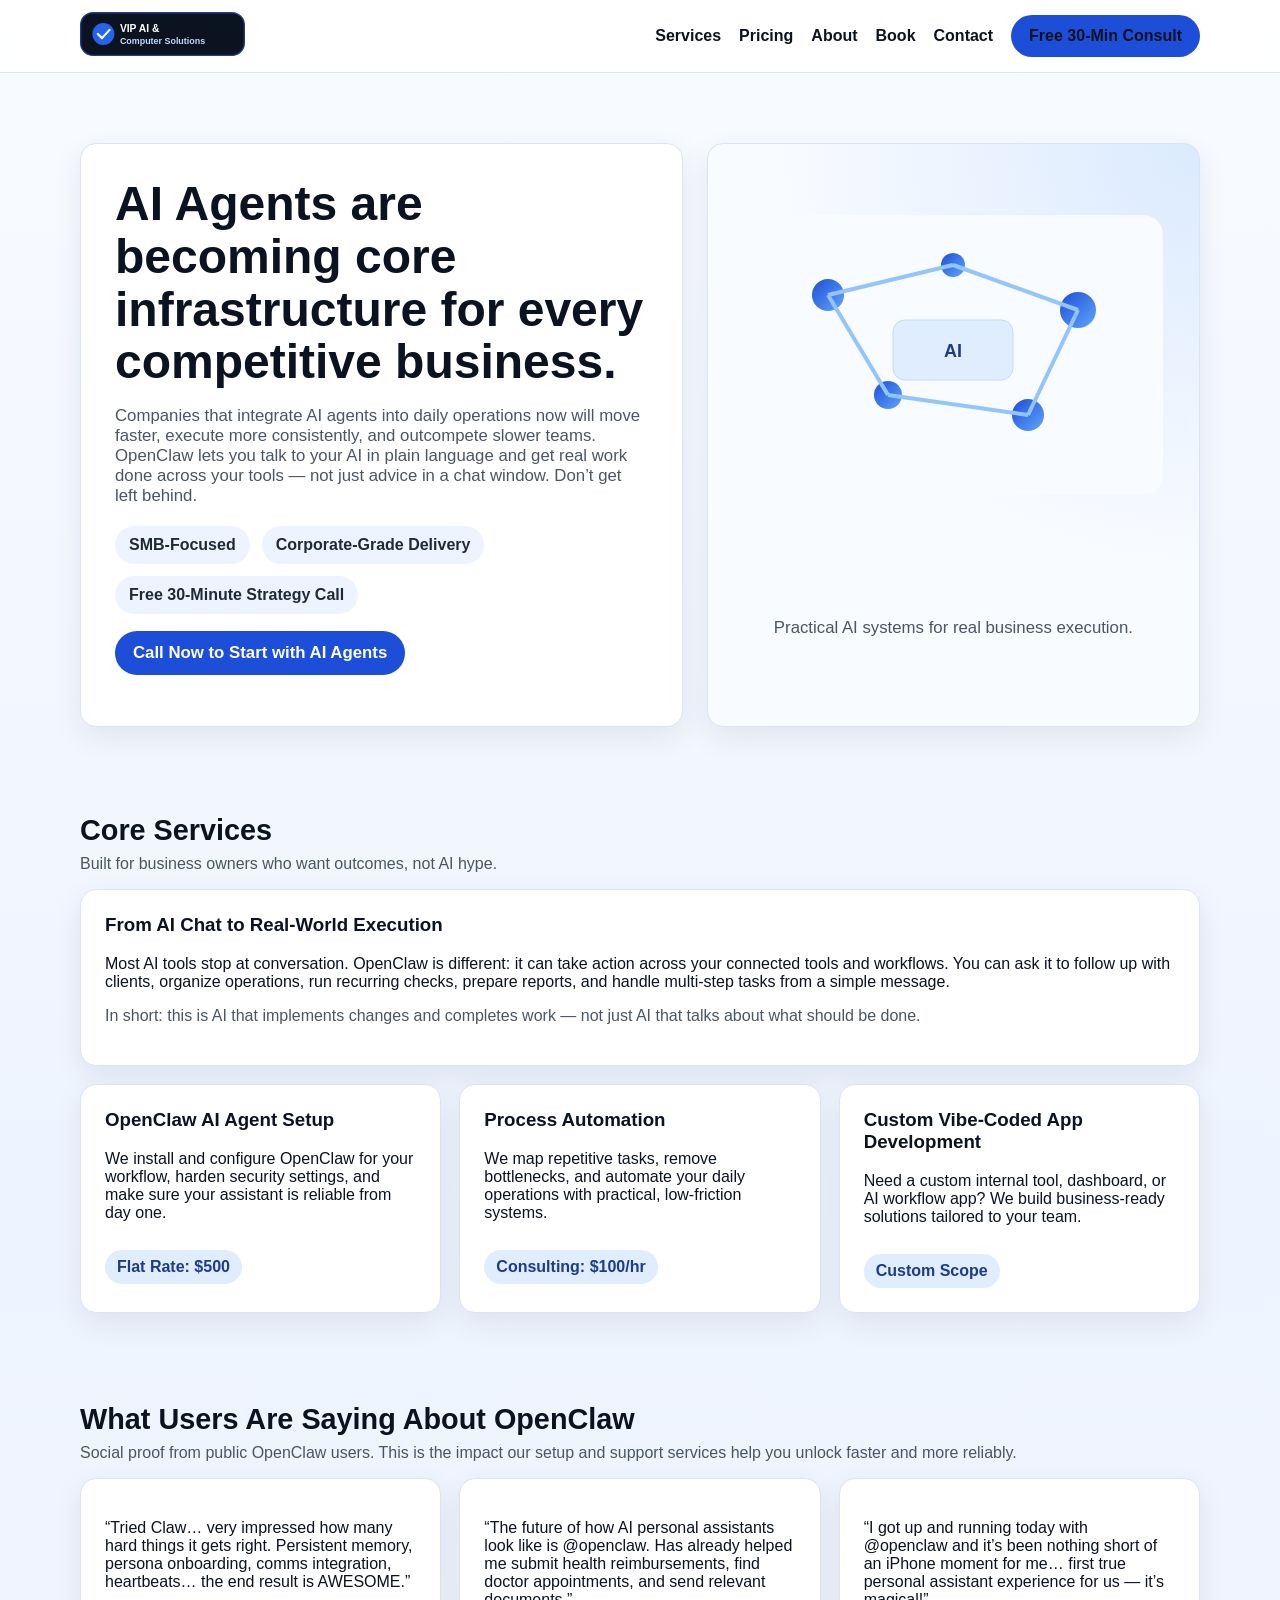
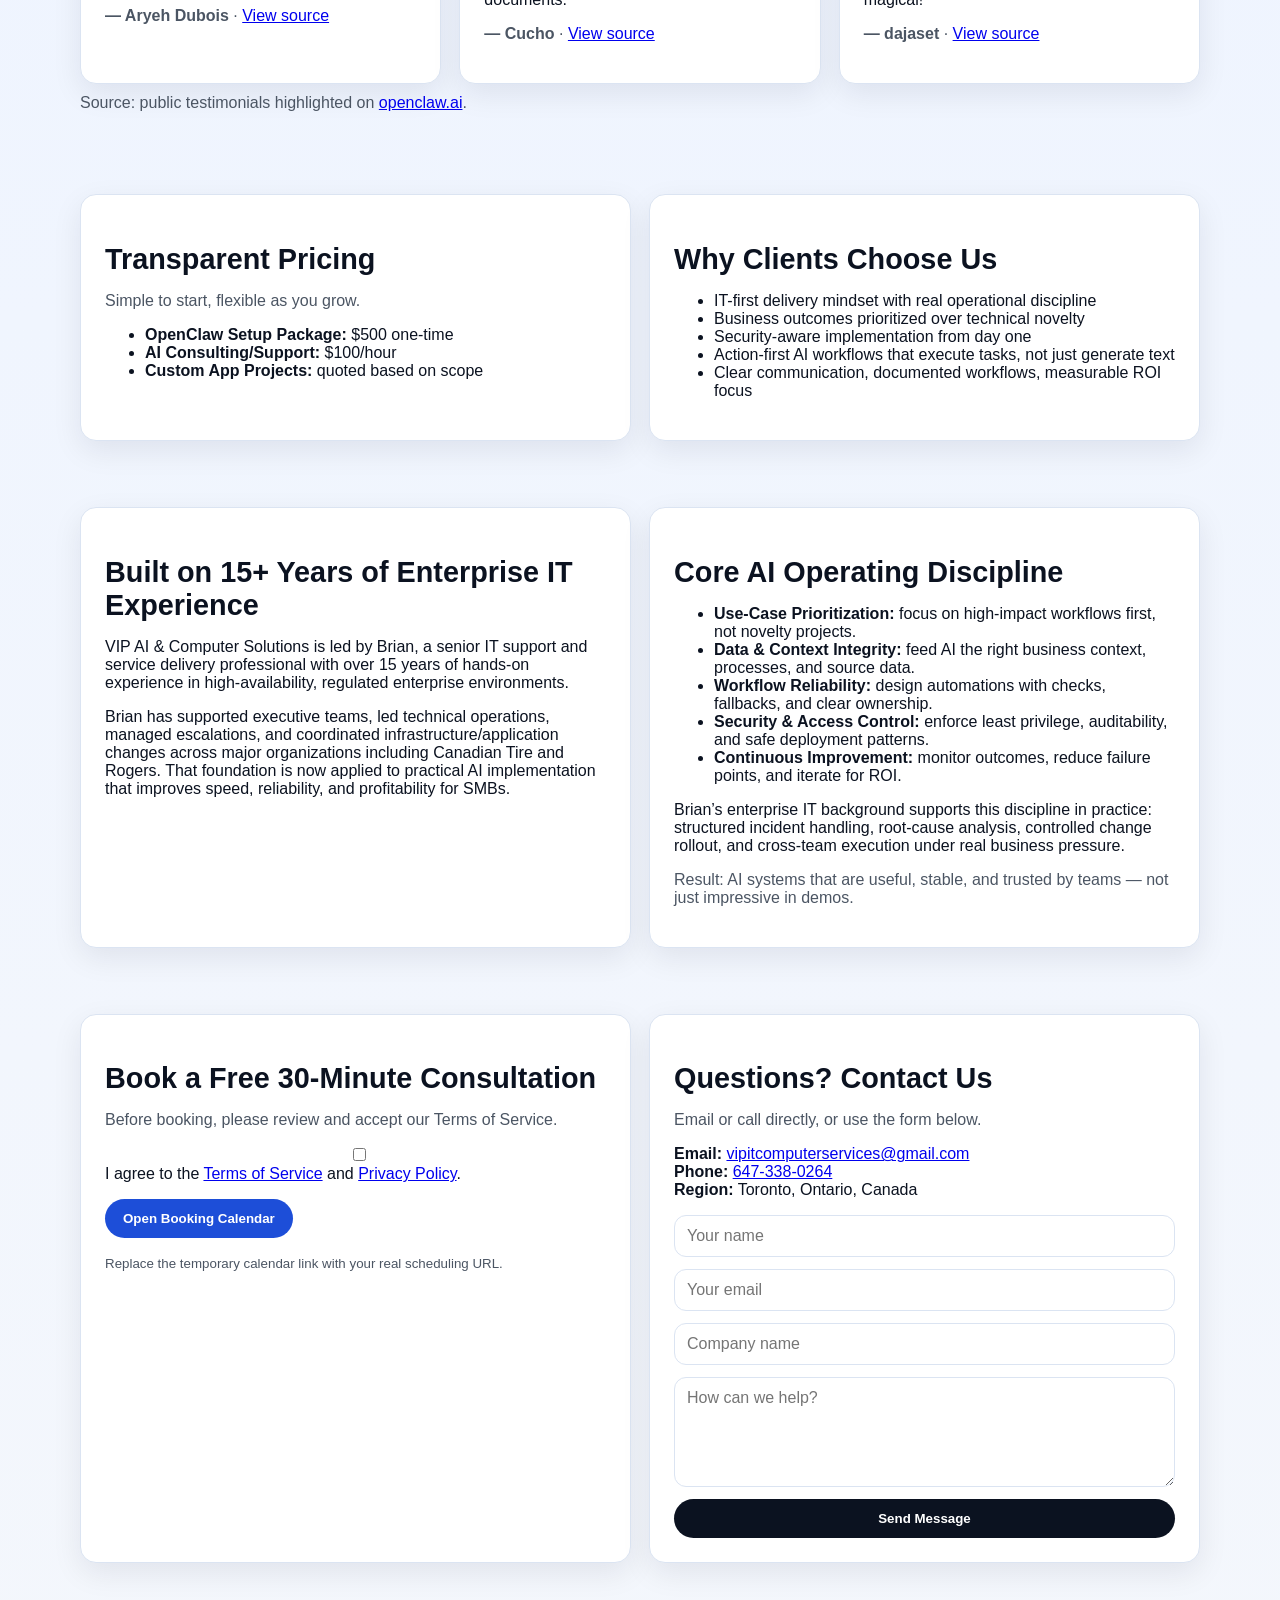
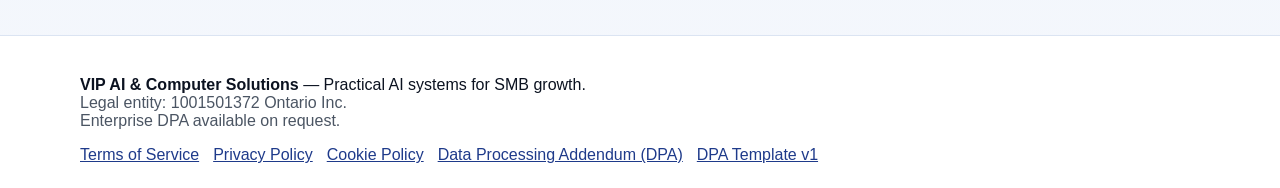
<file: index.html>
<!doctype html>
<html lang="en">
<head>
  <meta charset="UTF-8" />
  <meta name="viewport" content="width=device-width, initial-scale=1.0" />
  <title>VIP AI & Computer Solutions | AI Setup, Automation, and Custom Apps</title>
  <meta name="description" content="VIP AI & Computer Solutions helps Toronto SMBs deploy practical AI systems, automate operations, and build custom business applications." />
  <link rel="stylesheet" href="styles.css" />
</head>
<body>
  <header>
    <div class="container nav">
      <a href="index.html"><img src="logo.svg" alt="VIP AI & Computer Solutions logo" /></a>
      <nav class="nav-links">
        <a href="#services">Services</a>
        <a href="#pricing">Pricing</a>
        <a href="#about">About</a>
        <a href="#booking">Book</a>
        <a href="#contact">Contact</a>
        <a class="btn" href="#booking">Free 30-Min Consult</a>
      </nav>
    </div>
  </header>

  <main>
    <section class="hero">
      <div class="container hero-grid">
        <div class="card hero-copy">
          <h1>AI Agents are becoming core infrastructure for every competitive business.</h1>
          <p>
            Companies that integrate AI agents into daily operations now will move faster, execute more consistently, and outcompete slower teams.
            OpenClaw lets you talk to your AI in plain language and get real work done across your tools — not just advice in a chat window.
            Don’t get left behind.
          </p>
          <div class="kpis">
            <span class="kpi">SMB-Focused</span>
            <span class="kpi">Corporate-Grade Delivery</span>
            <span class="kpi">Free 30-Minute Strategy Call</span>
          </div>
          <p><a class="btn" href="#booking">Call Now to Start with AI Agents</a></p>
        </div>
        <div class="card ai-graphic-card" aria-label="Generic AI graphic">
          <svg class="ai-graphic" viewBox="0 0 420 280" role="img" aria-label="Abstract AI network graphic" xmlns="http://www.w3.org/2000/svg">
            <defs>
              <linearGradient id="g1" x1="0%" y1="0%" x2="100%" y2="100%">
                <stop offset="0%" stop-color="#1d4ed8"/>
                <stop offset="100%" stop-color="#60a5fa"/>
              </linearGradient>
            </defs>
            <rect x="0" y="0" width="420" height="280" rx="20" fill="#f8fbff"/>
            <circle cx="85" cy="80" r="16" fill="url(#g1)"/>
            <circle cx="210" cy="50" r="12" fill="url(#g1)"/>
            <circle cx="335" cy="95" r="18" fill="url(#g1)"/>
            <circle cx="145" cy="180" r="14" fill="url(#g1)"/>
            <circle cx="285" cy="200" r="16" fill="url(#g1)"/>
            <line x1="85" y1="80" x2="210" y2="50" stroke="#93c5fd" stroke-width="4"/>
            <line x1="210" y1="50" x2="335" y2="95" stroke="#93c5fd" stroke-width="4"/>
            <line x1="85" y1="80" x2="145" y2="180" stroke="#93c5fd" stroke-width="4"/>
            <line x1="145" y1="180" x2="285" y2="200" stroke="#93c5fd" stroke-width="4"/>
            <line x1="335" y1="95" x2="285" y2="200" stroke="#93c5fd" stroke-width="4"/>
            <rect x="150" y="105" width="120" height="60" rx="12" fill="#e0edff" stroke="#bfdbfe"/>
            <text x="210" y="142" text-anchor="middle" font-size="18" font-family="Segoe UI, Inter, Arial" fill="#1e3a8a" font-weight="700">AI</text>
          </svg>
          <p class="muted">Practical AI systems for real business execution.</p>
        </div>
      </div>
    </section>

    <section id="services">
      <div class="container">
        <h2 class="section-title">Core Services</h2>
        <p class="section-sub">Built for business owners who want outcomes, not AI hype.</p>
        <div class="card block" style="margin-bottom:18px;">
          <h3 style="margin-top:0;">From AI Chat to Real-World Execution</h3>
          <p>
            Most AI tools stop at conversation. OpenClaw is different: it can take action across your connected tools and workflows.
            You can ask it to follow up with clients, organize operations, run recurring checks, prepare reports, and handle multi-step tasks from a simple message.
          </p>
          <p class="muted">
            In short: this is AI that implements changes and completes work — not just AI that talks about what should be done.
          </p>
        </div>
        <div class="grid-3">
          <article class="card service">
            <h3>OpenClaw AI Agent Setup</h3>
            <p>We install and configure OpenClaw for your workflow, harden security settings, and make sure your assistant is reliable from day one.</p>
            <span class="price-tag">Flat Rate: $500</span>
          </article>
          <article class="card service">
            <h3>Process Automation</h3>
            <p>We map repetitive tasks, remove bottlenecks, and automate your daily operations with practical, low-friction systems.</p>
            <span class="price-tag">Consulting: $100/hr</span>
          </article>
          <article class="card service">
            <h3>Custom Vibe-Coded App Development</h3>
            <p>Need a custom internal tool, dashboard, or AI workflow app? We build business-ready solutions tailored to your team.</p>
            <span class="price-tag">Custom Scope</span>
          </article>
        </div>
      </div>
    </section>

    <section id="results">
      <div class="container">
        <h2 class="section-title">What Users Are Saying About OpenClaw</h2>
        <p class="section-sub">Social proof from public OpenClaw users. This is the impact our setup and support services help you unlock faster and more reliably.</p>
        <div class="grid-3">
          <article class="card service">
            <p>“Tried Claw… very impressed how many hard things it gets right. Persistent memory, persona onboarding, comms integration, heartbeats… the end result is AWESOME.”</p>
            <p class="muted"><strong>— Aryeh Dubois</strong> · <a href="https://x.com/AryehDubois/status/2011742378655432791" target="_blank" rel="noopener">View source</a></p>
          </article>
          <article class="card service">
            <p>“The future of how AI personal assistants look like is @openclaw. Has already helped me submit health reimbursements, find doctor appointments, and send relevant documents.”</p>
            <p class="muted"><strong>— Cucho</strong> · <a href="https://x.com/Cucho/status/2010801019572412680" target="_blank" rel="noopener">View source</a></p>
          </article>
          <article class="card service">
            <p>“I got up and running today with @openclaw and it’s been nothing short of an iPhone moment for me… first true personal assistant experience for us — it’s magical!”</p>
            <p class="muted"><strong>— dajaset</strong> · <a href="https://x.com/dajaset/status/2010510107876933669" target="_blank" rel="noopener">View source</a></p>
          </article>
        </div>
        <p class="muted" style="margin-top:10px;">Source: public testimonials highlighted on <a href="https://openclaw.ai" target="_blank" rel="noopener">openclaw.ai</a>.</p>
      </div>
    </section>

    <section id="pricing">
      <div class="container split">
        <div class="card block">
          <h2 class="section-title">Transparent Pricing</h2>
          <p class="muted">Simple to start, flexible as you grow.</p>
          <ul>
            <li><strong>OpenClaw Setup Package:</strong> $500 one-time</li>
            <li><strong>AI Consulting/Support:</strong> $100/hour</li>
            <li><strong>Custom App Projects:</strong> quoted based on scope</li>
          </ul>
        </div>
        <div class="card block">
          <h2 class="section-title">Why Clients Choose Us</h2>
          <ul>
            <li>IT-first delivery mindset with real operational discipline</li>
            <li>Business outcomes prioritized over technical novelty</li>
            <li>Security-aware implementation from day one</li>
            <li>Action-first AI workflows that execute tasks, not just generate text</li>
            <li>Clear communication, documented workflows, measurable ROI focus</li>
          </ul>
        </div>
      </div>
    </section>

    <section id="about">
      <div class="container split">
        <div class="card block">
          <h2 class="section-title">Built on 15+ Years of Enterprise IT Experience</h2>
          <p>
            VIP AI &amp; Computer Solutions is led by Brian, a senior IT support and service delivery professional
            with over 15 years of hands-on experience in high-availability, regulated enterprise environments.
          </p>
          <p>
            Brian has supported executive teams, led technical operations, managed escalations, and coordinated
            infrastructure/application changes across major organizations including Canadian Tire and Rogers.
            That foundation is now applied to practical AI implementation that improves speed, reliability, and profitability for SMBs.
          </p>
        </div>
        <div class="card block">
          <h2 class="section-title">Core AI Operating Discipline</h2>
          <ul>
            <li><strong>Use-Case Prioritization:</strong> focus on high-impact workflows first, not novelty projects.</li>
            <li><strong>Data & Context Integrity:</strong> feed AI the right business context, processes, and source data.</li>
            <li><strong>Workflow Reliability:</strong> design automations with checks, fallbacks, and clear ownership.</li>
            <li><strong>Security & Access Control:</strong> enforce least privilege, auditability, and safe deployment patterns.</li>
            <li><strong>Continuous Improvement:</strong> monitor outcomes, reduce failure points, and iterate for ROI.</li>
          </ul>
          <p>
            Brian’s enterprise IT background supports this discipline in practice: structured incident handling, root-cause analysis,
            controlled change rollout, and cross-team execution under real business pressure.
          </p>
          <p class="muted">Result: AI systems that are useful, stable, and trusted by teams — not just impressive in demos.</p>
        </div>
      </div>
    </section>

    <section id="booking">
      <div class="container split">
        <div class="card block">
          <h2 class="section-title">Book a Free 30-Minute Consultation</h2>
          <p class="muted">Before booking, please review and accept our Terms of Service.</p>
          <p>
            <label>
              <input type="checkbox" id="bookingTerms" />
              I agree to the <a href="terms.html" target="_blank" rel="noopener">Terms of Service</a> and <a href="privacy.html" target="_blank" rel="noopener">Privacy Policy</a>.
            </label>
          </p>
          <p>
            <button id="bookingBtn" class="btn" data-url="https://calendly.com/vipitcomputerservices" disabled>Open Booking Calendar</button>
          </p>
          <small class="muted">Replace the temporary calendar link with your real scheduling URL.</small>
        </div>
        <div class="card block" id="contact">
          <h2 class="section-title">Questions? Contact Us</h2>
          <p class="muted">Email or call directly, or use the form below.</p>
          <p><strong>Email:</strong> <a href="mailto:vipitcomputerservices@gmail.com">vipitcomputerservices@gmail.com</a><br/>
            <strong>Phone:</strong> <a href="tel:+16473380264">647-338-0264</a><br/>
            <strong>Region:</strong> Toronto, Ontario, Canada</p>

          <form id="contactForm">
            <input type="text" name="name" placeholder="Your name" required />
            <input type="email" name="email" placeholder="Your email" required />
            <input type="text" name="company" placeholder="Company name" />
            <textarea name="message" placeholder="How can we help?" required></textarea>
            <button class="btn secondary" type="submit">Send Message</button>
          </form>
        </div>
      </div>
    </section>
  </main>

  <footer>
    <div class="container">
      <p><strong>VIP AI & Computer Solutions</strong> — Practical AI systems for SMB growth.<br/><span class="muted">Legal entity: 1001501372 Ontario Inc.</span><br/><span class="muted">Enterprise DPA available on request.</span></p>
      <div class="footer-links">
        <a href="terms.html">Terms of Service</a>
        <a href="privacy.html">Privacy Policy</a>
        <a href="cookie.html">Cookie Policy</a>
        <a href="dpa.html">Data Processing Addendum (DPA)</a>
        <a href="dpa-template-v1.html">DPA Template v1</a>
      </div>
    </div>
  </footer>

  <script src="script.js"></script>
</body>
</html>
</file>
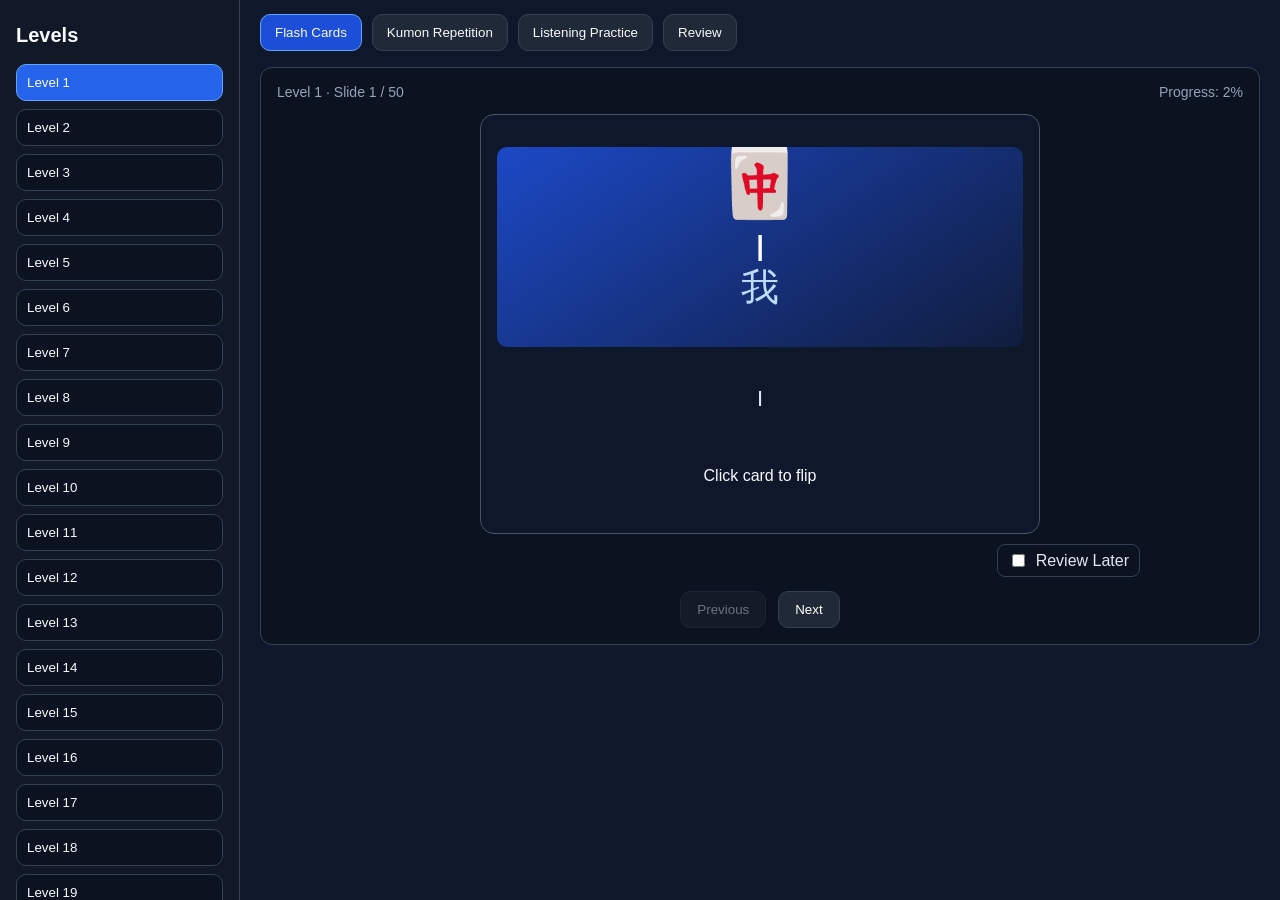
<file: mandarin-trainer/index.html>
<!DOCTYPE html>
<html lang="en">
<head>
  <meta charset="UTF-8" />
  <meta name="viewport" content="width=device-width, initial-scale=1.0" />
  <title>Mandarin Trainer</title>
  <link rel="stylesheet" href="style.css" />
</head>
<body>
  <div class="app">
    <aside class="levels-panel">
      <h2>Levels</h2>
      <div id="levels" class="levels"></div>
    </aside>

    <main class="main-panel">
      <header class="top-tabs">
        <button class="tab active" data-tab="flashcards">Flash Cards</button>
        <button class="tab" data-tab="kumon">Kumon Repetition</button>
        <button class="tab" data-tab="listening">Listening Practice</button>
        <button class="tab" data-tab="review">Review</button>
      </header>

      <section class="content">
        <div class="meta-row">
          <div id="statusText">Level 1 · Slide 1 / 50</div>
          <div id="progressText">Progress: 2%</div>
        </div>

        <div id="slideHost"></div>

        <div id="quizHost" class="hidden"></div>

        <div class="controls">
          <button id="prevBtn">Previous</button>
          <button id="nextBtn">Next</button>
        </div>
      </section>
    </main>
  </div>

  <script src="script.js?v=20260328-1208"></script>
</body>
</html>
</file>
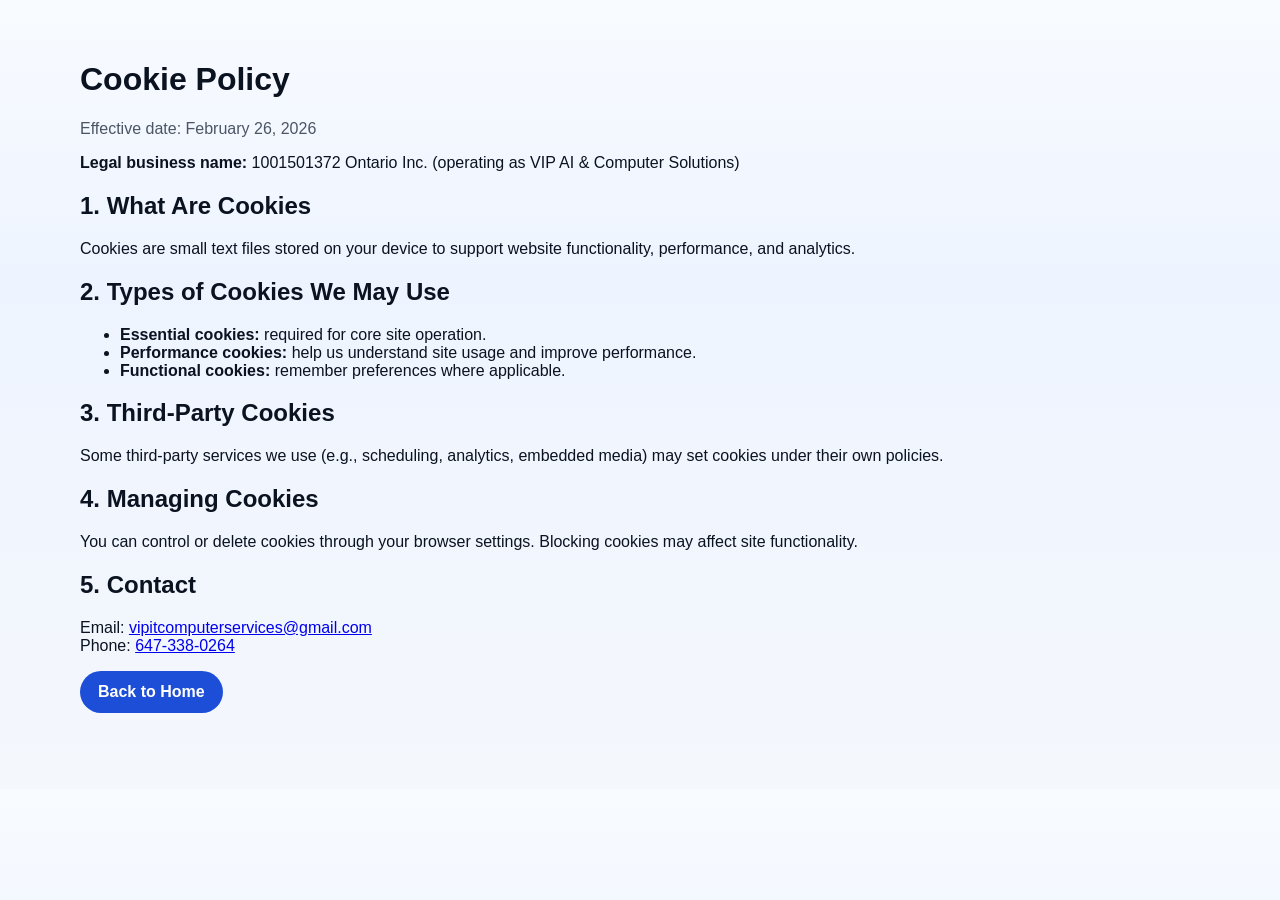
<file: cookie.html>
<!doctype html>
<html lang="en">
<head>
  <meta charset="UTF-8" />
  <meta name="viewport" content="width=device-width, initial-scale=1.0" />
  <title>Cookie Policy | VIP AI & Computer Solutions</title>
  <link rel="stylesheet" href="styles.css" />
</head>
<body>
  <main class="container" style="padding:40px 0 60px;">
    <h1>Cookie Policy</h1>
    <p class="muted">Effective date: February 26, 2026</p>
    <p><strong>Legal business name:</strong> 1001501372 Ontario Inc. (operating as VIP AI &amp; Computer Solutions)</p>

    <h2>1. What Are Cookies</h2>
    <p>Cookies are small text files stored on your device to support website functionality, performance, and analytics.</p>

    <h2>2. Types of Cookies We May Use</h2>
    <ul>
      <li><strong>Essential cookies:</strong> required for core site operation.</li>
      <li><strong>Performance cookies:</strong> help us understand site usage and improve performance.</li>
      <li><strong>Functional cookies:</strong> remember preferences where applicable.</li>
    </ul>

    <h2>3. Third-Party Cookies</h2>
    <p>Some third-party services we use (e.g., scheduling, analytics, embedded media) may set cookies under their own policies.</p>

    <h2>4. Managing Cookies</h2>
    <p>You can control or delete cookies through your browser settings. Blocking cookies may affect site functionality.</p>

    <h2>5. Contact</h2>
    <p>Email: <a href="mailto:vipitcomputerservices@gmail.com">vipitcomputerservices@gmail.com</a><br/>Phone: <a href="tel:+16473380264">647-338-0264</a></p>

    <p><a class="btn" href="index.html">Back to Home</a></p>
  </main>
</body>
</html>
</file>
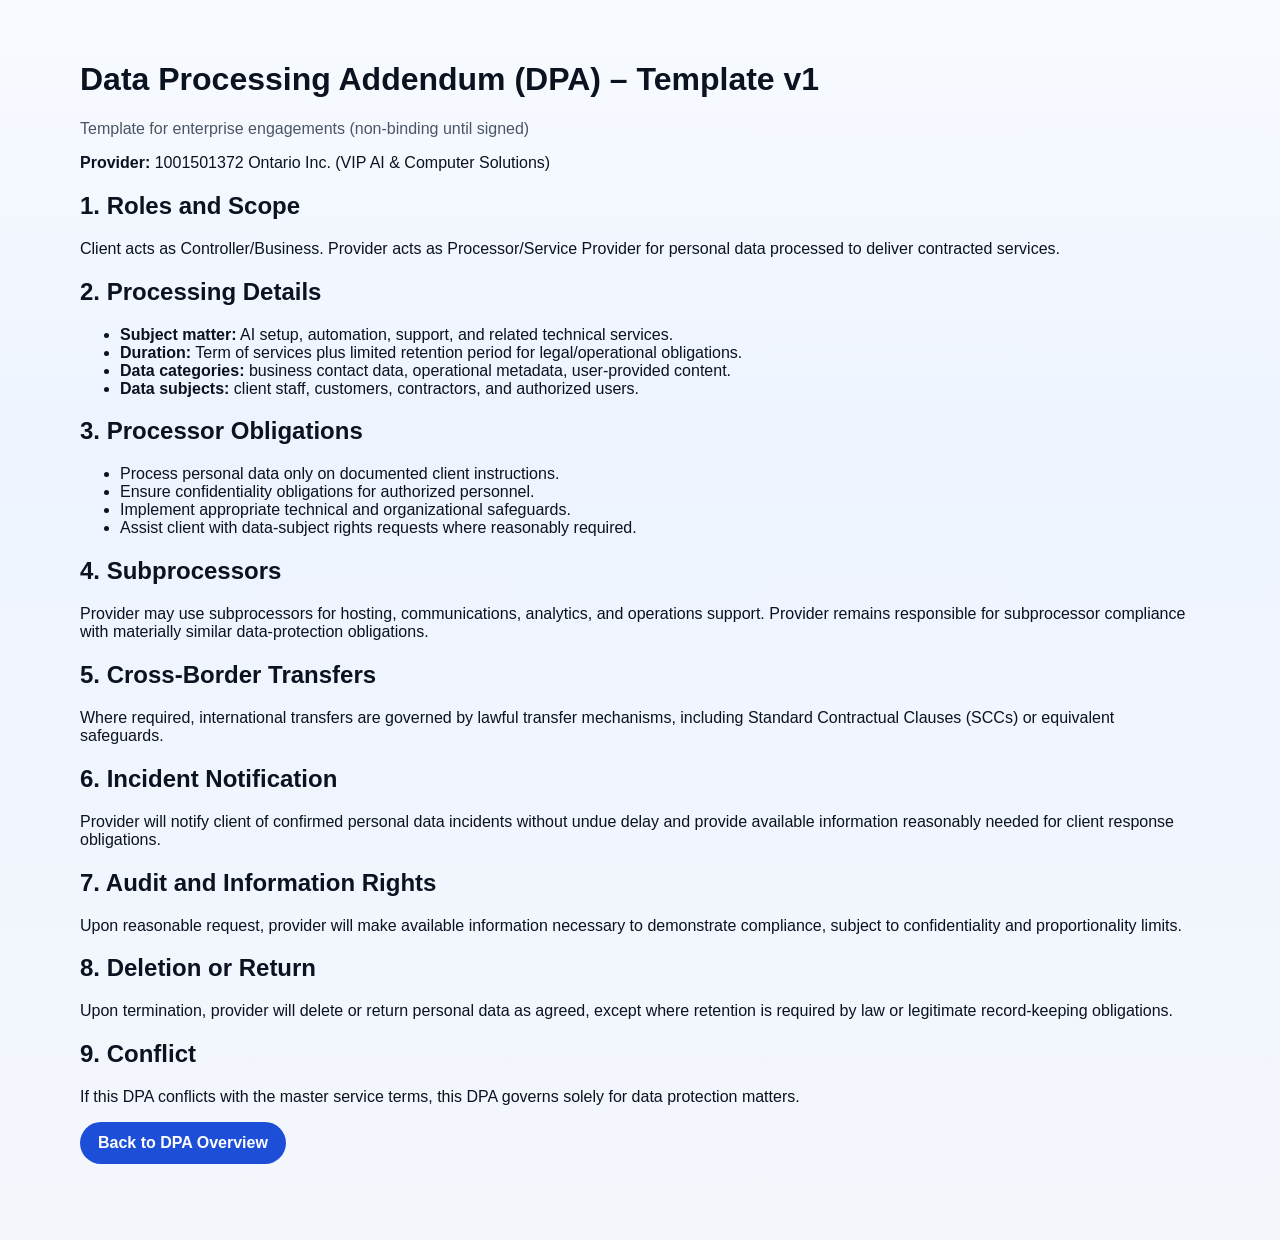
<file: dpa-template-v1.html>
<!doctype html>
<html lang="en">
<head>
  <meta charset="UTF-8" />
  <meta name="viewport" content="width=device-width, initial-scale=1.0" />
  <title>DPA Template v1 | VIP AI & Computer Solutions</title>
  <link rel="stylesheet" href="styles.css" />
</head>
<body>
  <main class="container" style="padding:40px 0 60px;">
    <h1>Data Processing Addendum (DPA) – Template v1</h1>
    <p class="muted">Template for enterprise engagements (non-binding until signed)</p>
    <p><strong>Provider:</strong> 1001501372 Ontario Inc. (VIP AI &amp; Computer Solutions)</p>

    <h2>1. Roles and Scope</h2>
    <p>Client acts as Controller/Business. Provider acts as Processor/Service Provider for personal data processed to deliver contracted services.</p>

    <h2>2. Processing Details</h2>
    <ul>
      <li><strong>Subject matter:</strong> AI setup, automation, support, and related technical services.</li>
      <li><strong>Duration:</strong> Term of services plus limited retention period for legal/operational obligations.</li>
      <li><strong>Data categories:</strong> business contact data, operational metadata, user-provided content.</li>
      <li><strong>Data subjects:</strong> client staff, customers, contractors, and authorized users.</li>
    </ul>

    <h2>3. Processor Obligations</h2>
    <ul>
      <li>Process personal data only on documented client instructions.</li>
      <li>Ensure confidentiality obligations for authorized personnel.</li>
      <li>Implement appropriate technical and organizational safeguards.</li>
      <li>Assist client with data-subject rights requests where reasonably required.</li>
    </ul>

    <h2>4. Subprocessors</h2>
    <p>Provider may use subprocessors for hosting, communications, analytics, and operations support. Provider remains responsible for subprocessor compliance with materially similar data-protection obligations.</p>

    <h2>5. Cross-Border Transfers</h2>
    <p>Where required, international transfers are governed by lawful transfer mechanisms, including Standard Contractual Clauses (SCCs) or equivalent safeguards.</p>

    <h2>6. Incident Notification</h2>
    <p>Provider will notify client of confirmed personal data incidents without undue delay and provide available information reasonably needed for client response obligations.</p>

    <h2>7. Audit and Information Rights</h2>
    <p>Upon reasonable request, provider will make available information necessary to demonstrate compliance, subject to confidentiality and proportionality limits.</p>

    <h2>8. Deletion or Return</h2>
    <p>Upon termination, provider will delete or return personal data as agreed, except where retention is required by law or legitimate record-keeping obligations.</p>

    <h2>9. Conflict</h2>
    <p>If this DPA conflicts with the master service terms, this DPA governs solely for data protection matters.</p>

    <p><a class="btn" href="dpa.html">Back to DPA Overview</a></p>
  </main>
</body>
</html>
</file>
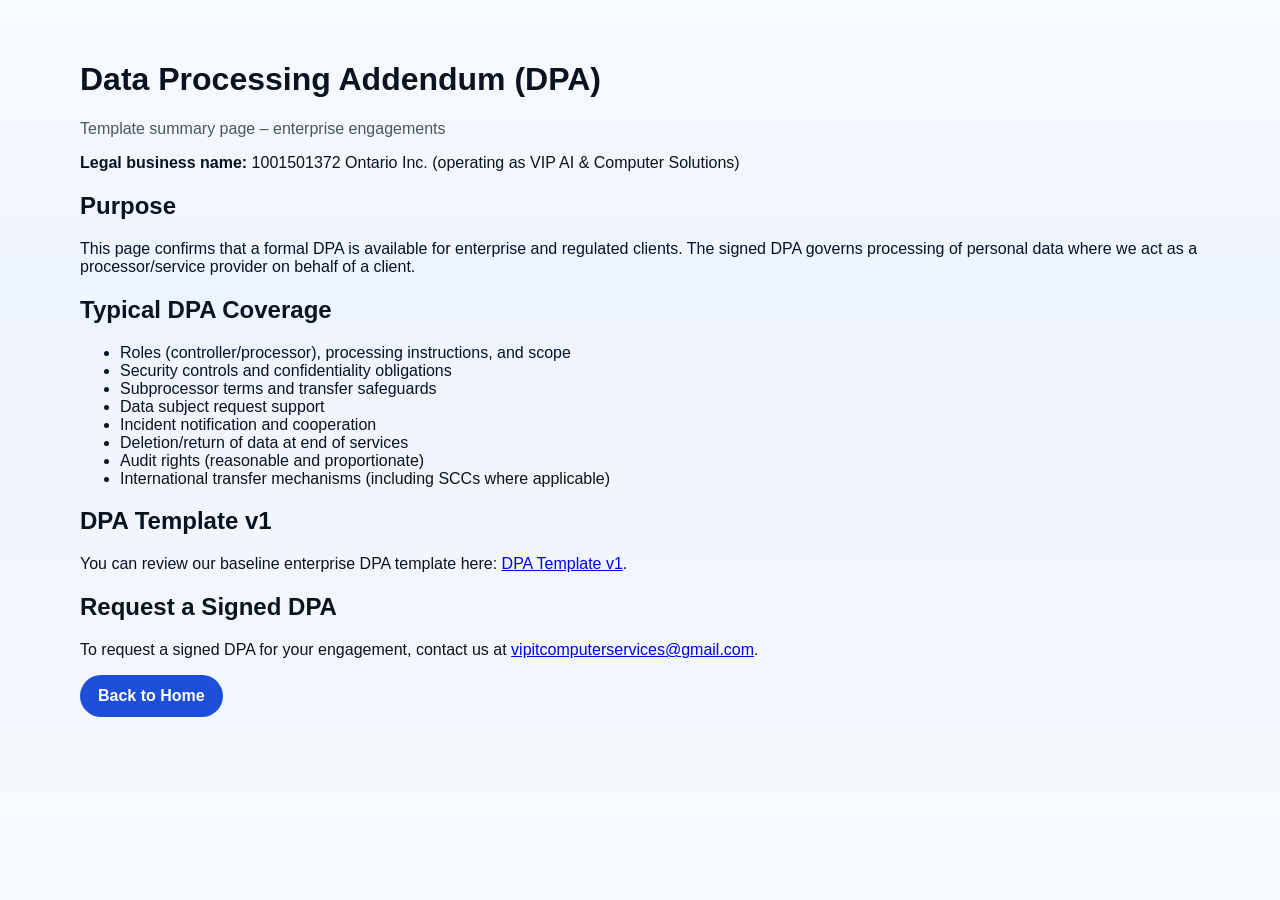
<file: dpa.html>
<!doctype html>
<html lang="en">
<head>
  <meta charset="UTF-8" />
  <meta name="viewport" content="width=device-width, initial-scale=1.0" />
  <title>Data Processing Addendum (DPA) | VIP AI & Computer Solutions</title>
  <link rel="stylesheet" href="styles.css" />
</head>
<body>
  <main class="container" style="padding:40px 0 60px;">
    <h1>Data Processing Addendum (DPA)</h1>
    <p class="muted">Template summary page – enterprise engagements</p>
    <p><strong>Legal business name:</strong> 1001501372 Ontario Inc. (operating as VIP AI &amp; Computer Solutions)</p>

    <h2>Purpose</h2>
    <p>This page confirms that a formal DPA is available for enterprise and regulated clients. The signed DPA governs processing of personal data where we act as a processor/service provider on behalf of a client.</p>

    <h2>Typical DPA Coverage</h2>
    <ul>
      <li>Roles (controller/processor), processing instructions, and scope</li>
      <li>Security controls and confidentiality obligations</li>
      <li>Subprocessor terms and transfer safeguards</li>
      <li>Data subject request support</li>
      <li>Incident notification and cooperation</li>
      <li>Deletion/return of data at end of services</li>
      <li>Audit rights (reasonable and proportionate)</li>
      <li>International transfer mechanisms (including SCCs where applicable)</li>
    </ul>

    <h2>DPA Template v1</h2>
    <p>You can review our baseline enterprise DPA template here: <a href="dpa-template-v1.html">DPA Template v1</a>.</p>

    <h2>Request a Signed DPA</h2>
    <p>To request a signed DPA for your engagement, contact us at <a href="mailto:vipitcomputerservices@gmail.com">vipitcomputerservices@gmail.com</a>.</p>

    <p><a class="btn" href="index.html">Back to Home</a></p>
  </main>
</body>
</html>
</file>
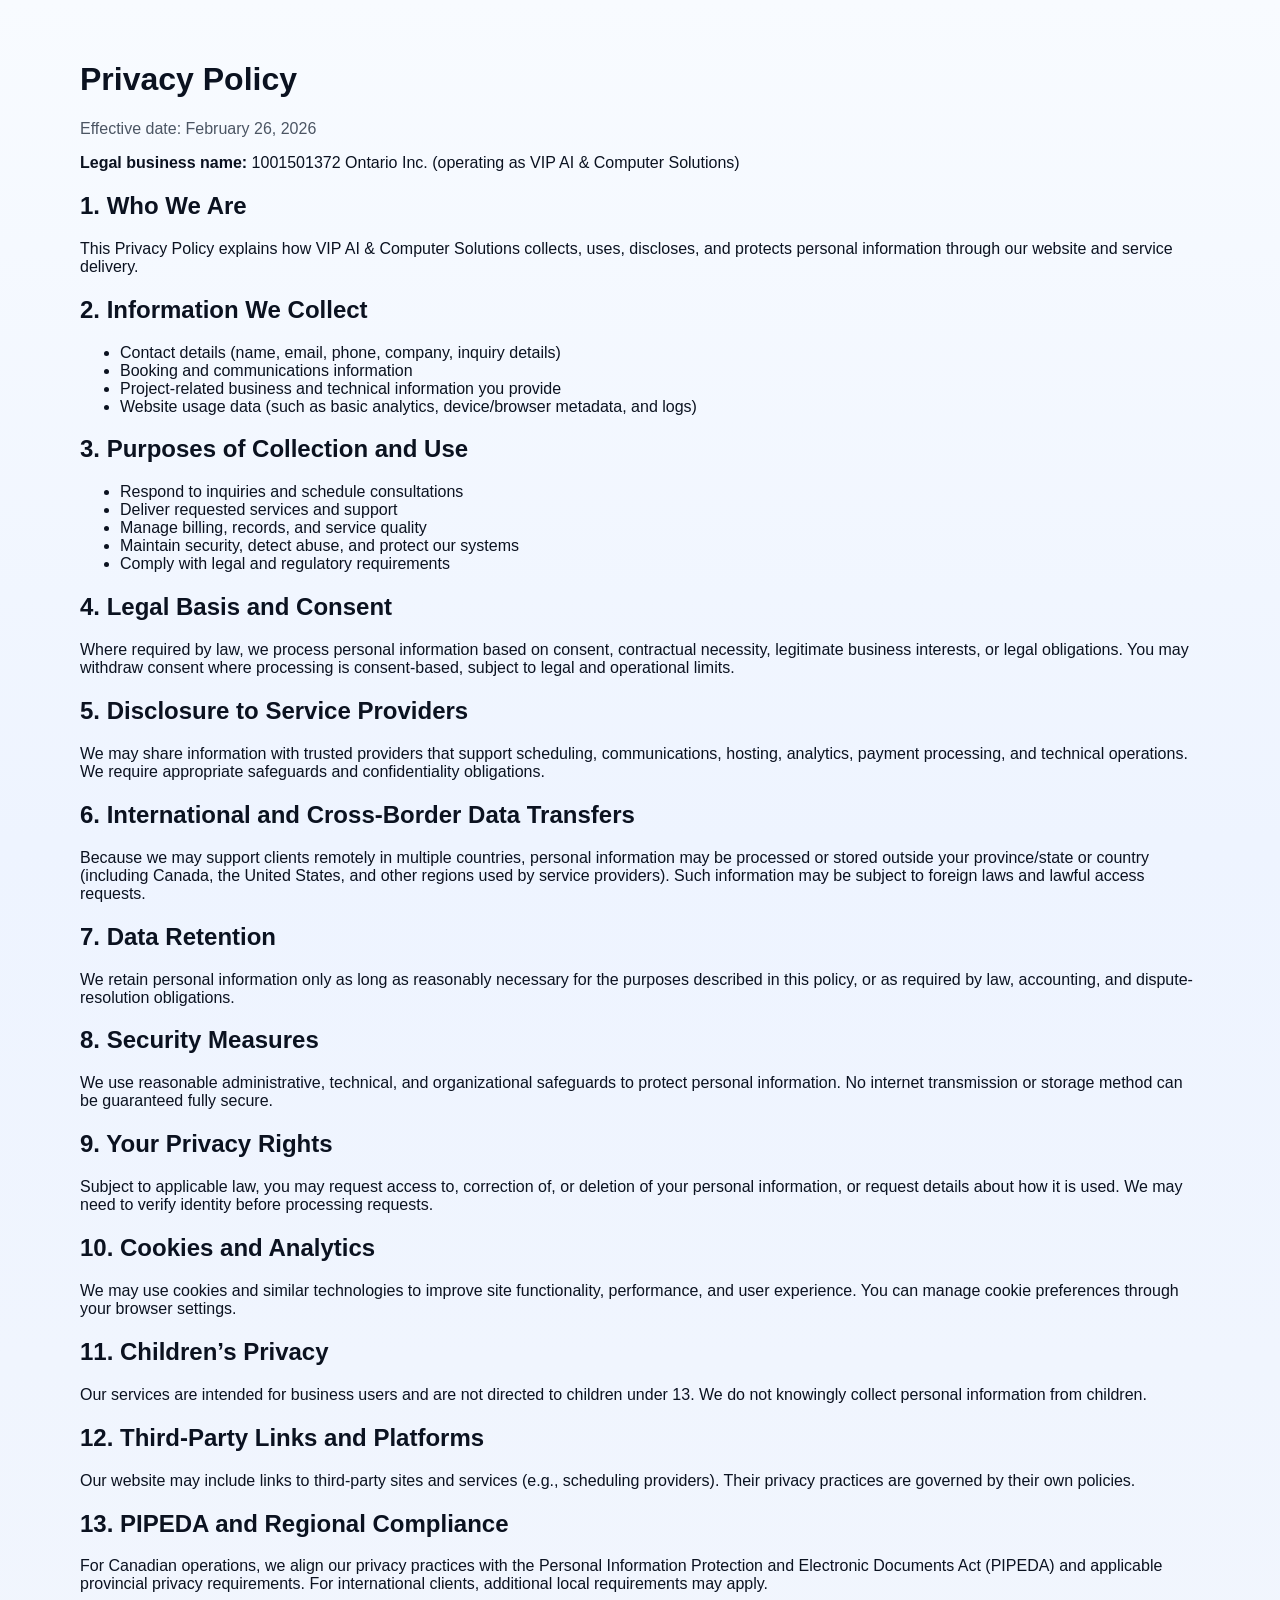
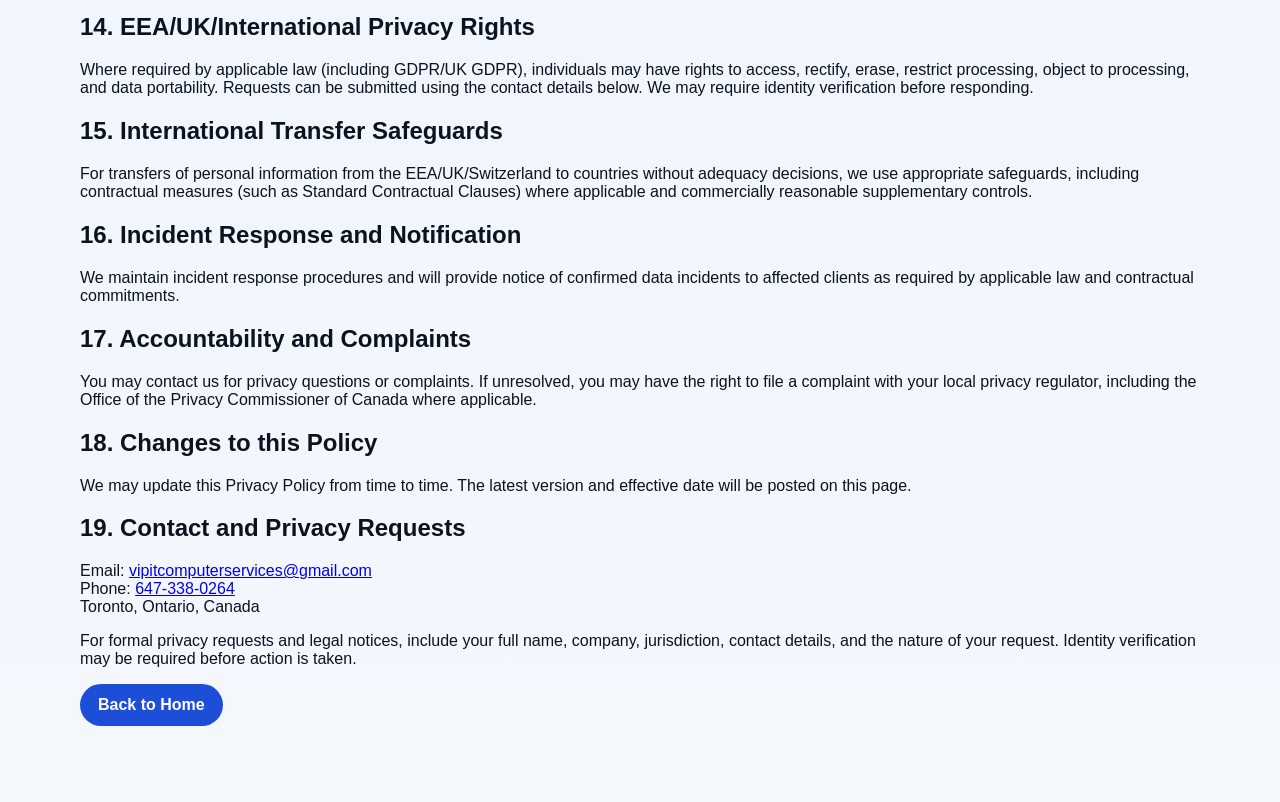
<file: privacy.html>
<!doctype html>
<html lang="en">
<head>
  <meta charset="UTF-8" />
  <meta name="viewport" content="width=device-width, initial-scale=1.0" />
  <title>Privacy Policy | VIP AI & Computer Solutions</title>
  <link rel="stylesheet" href="styles.css" />
</head>
<body>
  <main class="container" style="padding:40px 0 60px;">
    <h1>Privacy Policy</h1>
    <p class="muted">Effective date: February 26, 2026</p>
    <p><strong>Legal business name:</strong> 1001501372 Ontario Inc. (operating as VIP AI &amp; Computer Solutions)</p>

    <h2>1. Who We Are</h2>
    <p>This Privacy Policy explains how VIP AI &amp; Computer Solutions collects, uses, discloses, and protects personal information through our website and service delivery.</p>

    <h2>2. Information We Collect</h2>
    <ul>
      <li>Contact details (name, email, phone, company, inquiry details)</li>
      <li>Booking and communications information</li>
      <li>Project-related business and technical information you provide</li>
      <li>Website usage data (such as basic analytics, device/browser metadata, and logs)</li>
    </ul>

    <h2>3. Purposes of Collection and Use</h2>
    <ul>
      <li>Respond to inquiries and schedule consultations</li>
      <li>Deliver requested services and support</li>
      <li>Manage billing, records, and service quality</li>
      <li>Maintain security, detect abuse, and protect our systems</li>
      <li>Comply with legal and regulatory requirements</li>
    </ul>

    <h2>4. Legal Basis and Consent</h2>
    <p>Where required by law, we process personal information based on consent, contractual necessity, legitimate business interests, or legal obligations. You may withdraw consent where processing is consent-based, subject to legal and operational limits.</p>

    <h2>5. Disclosure to Service Providers</h2>
    <p>We may share information with trusted providers that support scheduling, communications, hosting, analytics, payment processing, and technical operations. We require appropriate safeguards and confidentiality obligations.</p>

    <h2>6. International and Cross-Border Data Transfers</h2>
    <p>Because we may support clients remotely in multiple countries, personal information may be processed or stored outside your province/state or country (including Canada, the United States, and other regions used by service providers). Such information may be subject to foreign laws and lawful access requests.</p>

    <h2>7. Data Retention</h2>
    <p>We retain personal information only as long as reasonably necessary for the purposes described in this policy, or as required by law, accounting, and dispute-resolution obligations.</p>

    <h2>8. Security Measures</h2>
    <p>We use reasonable administrative, technical, and organizational safeguards to protect personal information. No internet transmission or storage method can be guaranteed fully secure.</p>

    <h2>9. Your Privacy Rights</h2>
    <p>Subject to applicable law, you may request access to, correction of, or deletion of your personal information, or request details about how it is used. We may need to verify identity before processing requests.</p>

    <h2>10. Cookies and Analytics</h2>
    <p>We may use cookies and similar technologies to improve site functionality, performance, and user experience. You can manage cookie preferences through your browser settings.</p>

    <h2>11. Children’s Privacy</h2>
    <p>Our services are intended for business users and are not directed to children under 13. We do not knowingly collect personal information from children.</p>

    <h2>12. Third-Party Links and Platforms</h2>
    <p>Our website may include links to third-party sites and services (e.g., scheduling providers). Their privacy practices are governed by their own policies.</p>

    <h2>13. PIPEDA and Regional Compliance</h2>
    <p>For Canadian operations, we align our privacy practices with the Personal Information Protection and Electronic Documents Act (PIPEDA) and applicable provincial privacy requirements. For international clients, additional local requirements may apply.</p>

    <h2>14. EEA/UK/International Privacy Rights</h2>
    <p>Where required by applicable law (including GDPR/UK GDPR), individuals may have rights to access, rectify, erase, restrict processing, object to processing, and data portability. Requests can be submitted using the contact details below. We may require identity verification before responding.</p>

    <h2>15. International Transfer Safeguards</h2>
    <p>For transfers of personal information from the EEA/UK/Switzerland to countries without adequacy decisions, we use appropriate safeguards, including contractual measures (such as Standard Contractual Clauses) where applicable and commercially reasonable supplementary controls.</p>

    <h2>16. Incident Response and Notification</h2>
    <p>We maintain incident response procedures and will provide notice of confirmed data incidents to affected clients as required by applicable law and contractual commitments.</p>

    <h2>17. Accountability and Complaints</h2>
    <p>You may contact us for privacy questions or complaints. If unresolved, you may have the right to file a complaint with your local privacy regulator, including the Office of the Privacy Commissioner of Canada where applicable.</p>

    <h2>18. Changes to this Policy</h2>
    <p>We may update this Privacy Policy from time to time. The latest version and effective date will be posted on this page.</p>

    <h2>19. Contact and Privacy Requests</h2>
    <p>Email: <a href="mailto:vipitcomputerservices@gmail.com">vipitcomputerservices@gmail.com</a><br/>Phone: <a href="tel:+16473380264">647-338-0264</a><br/>Toronto, Ontario, Canada</p>
    <p>For formal privacy requests and legal notices, include your full name, company, jurisdiction, contact details, and the nature of your request. Identity verification may be required before action is taken.</p>

    <p><a class="btn" href="index.html">Back to Home</a></p>
  </main>
</body>
</html>
</file>
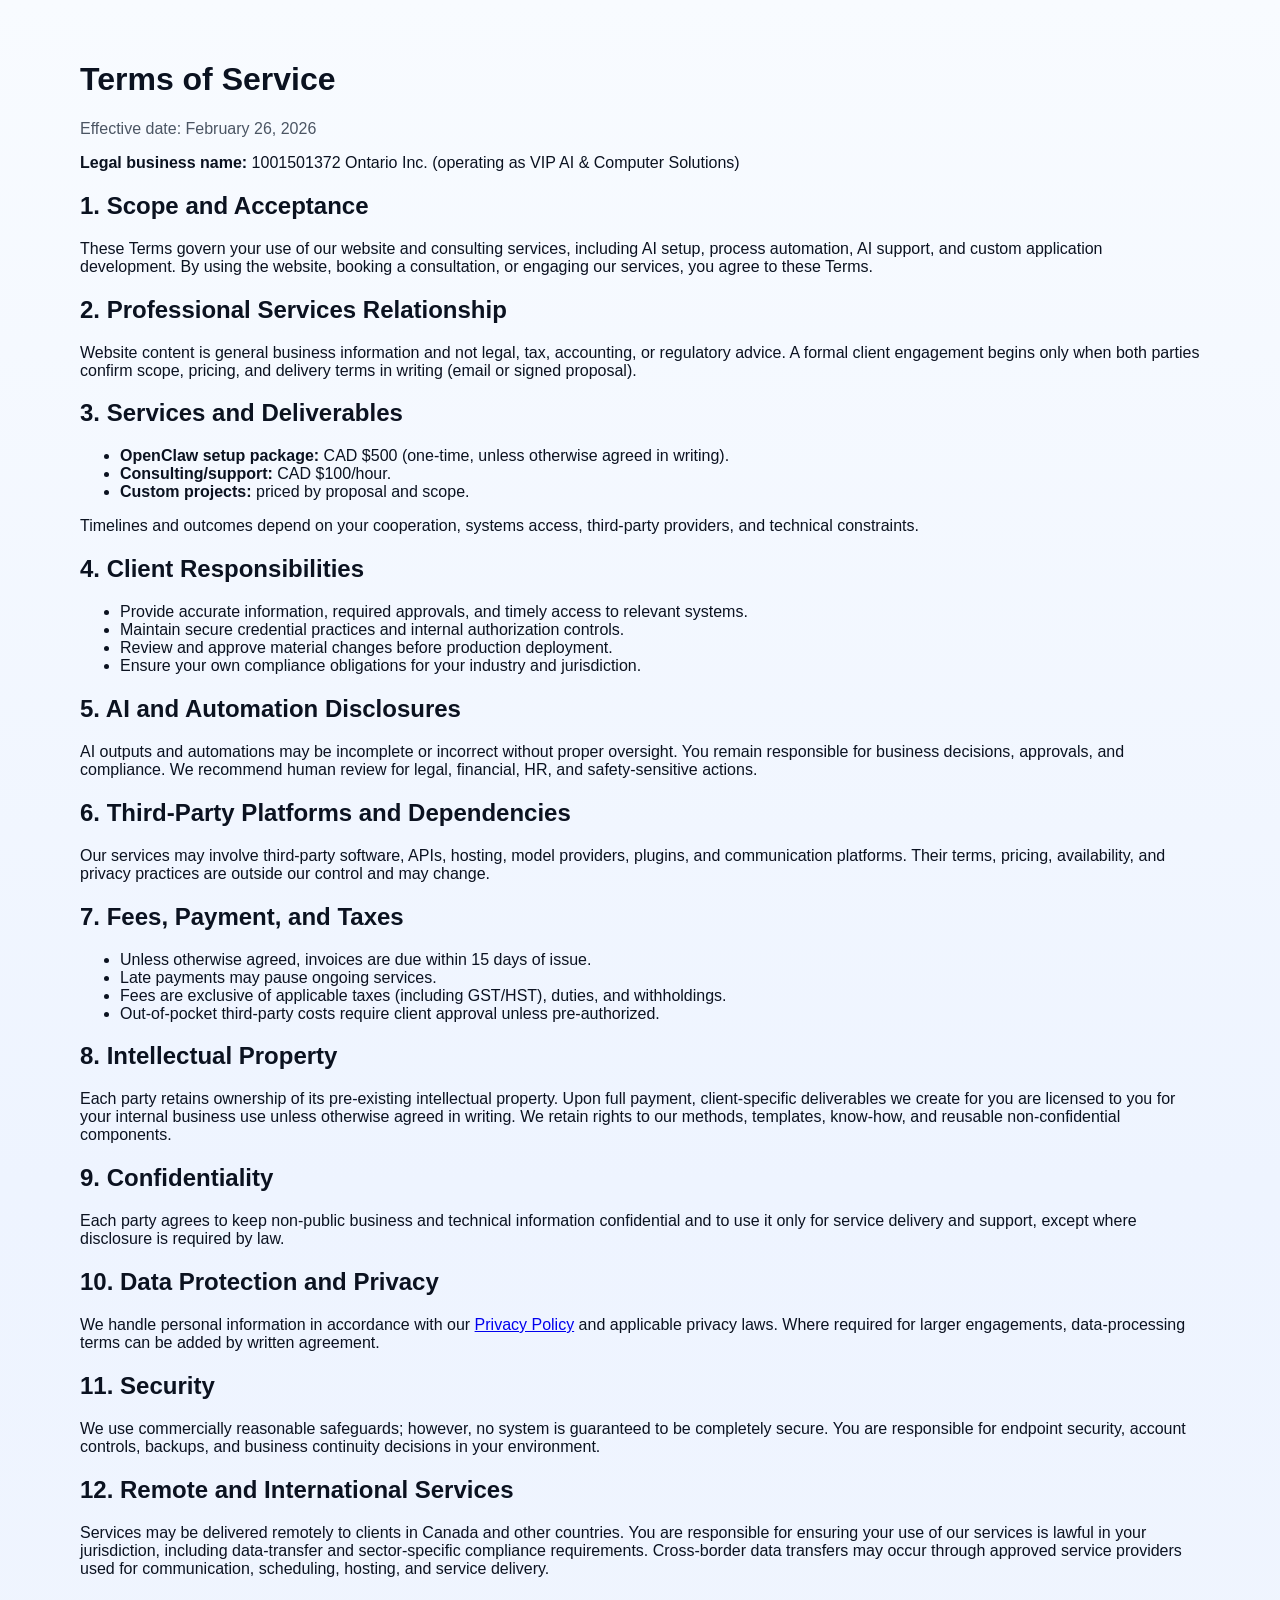
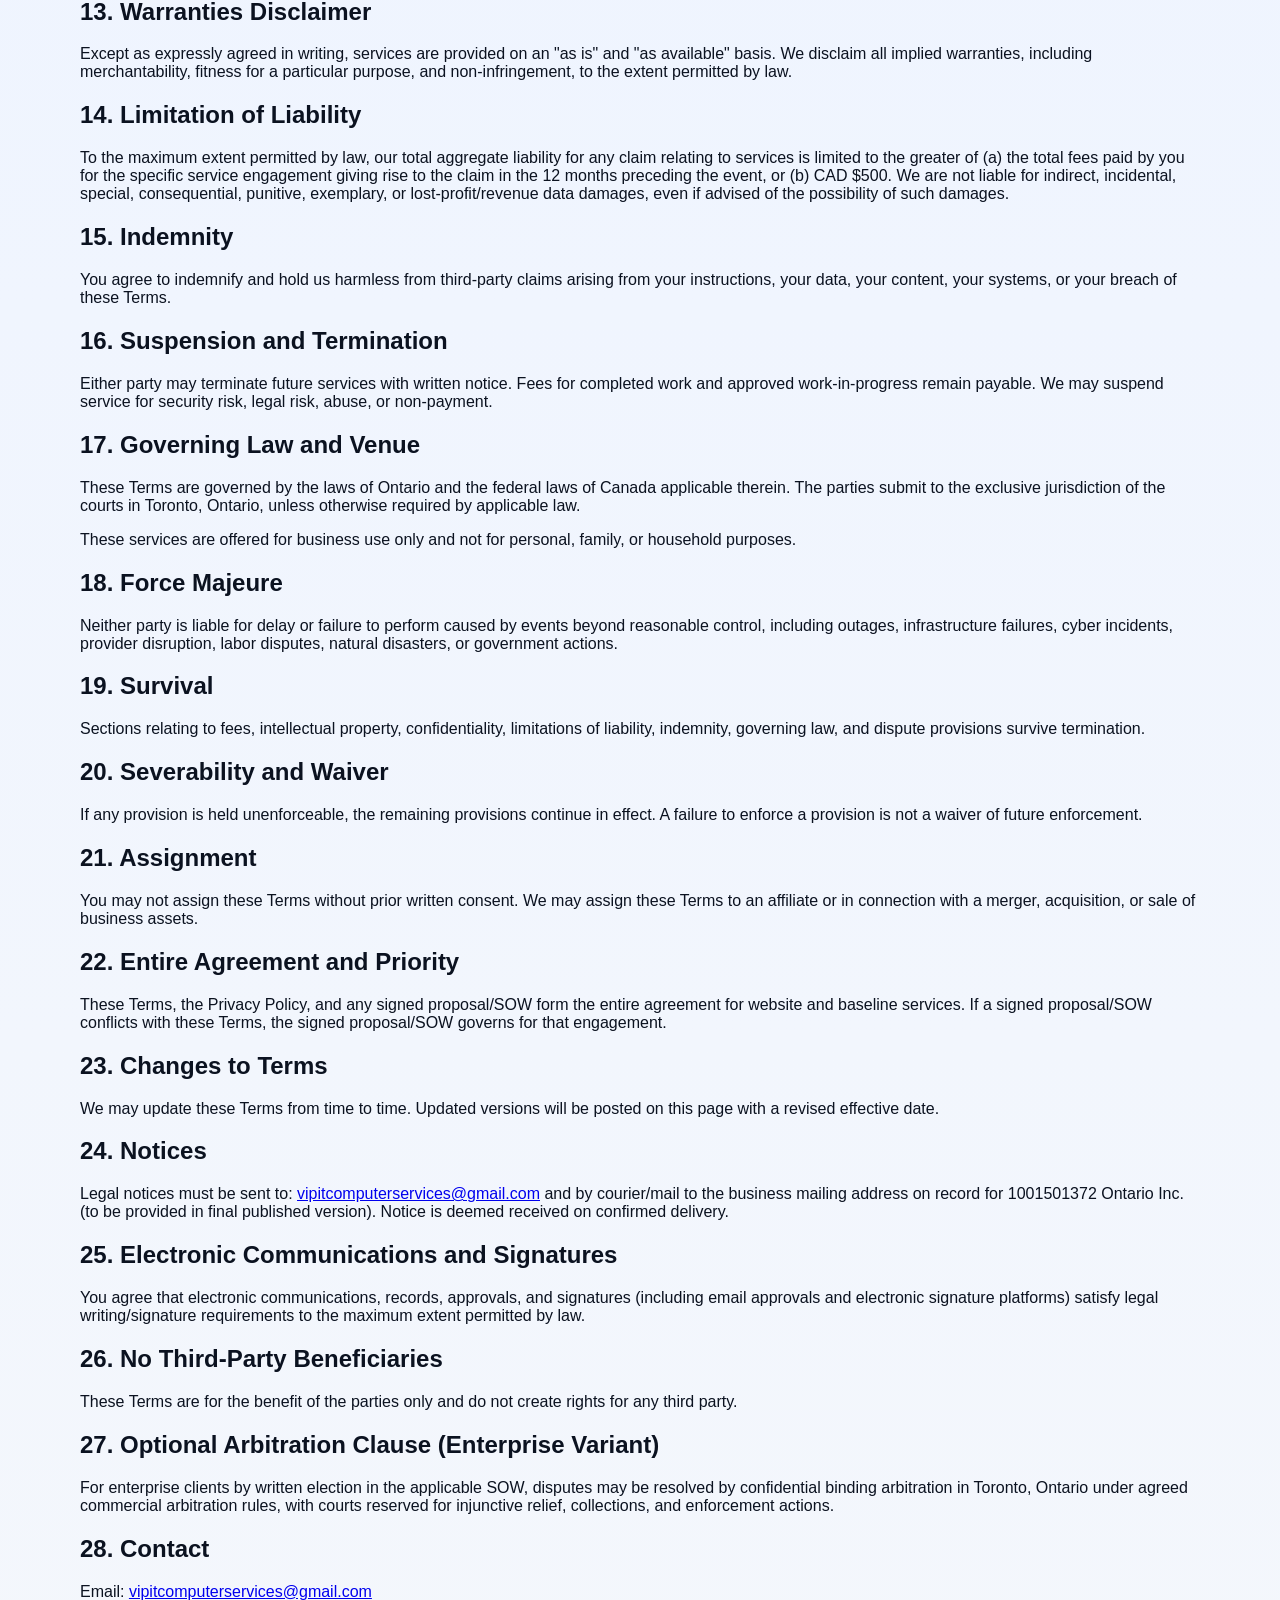
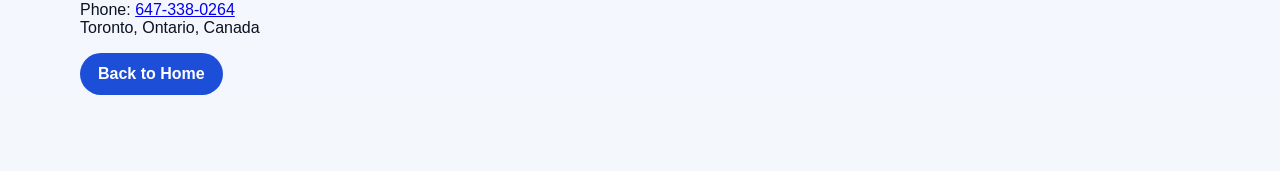
<file: terms.html>
<!doctype html>
<html lang="en">
<head>
  <meta charset="UTF-8" />
  <meta name="viewport" content="width=device-width, initial-scale=1.0" />
  <title>Terms of Service | VIP AI & Computer Solutions</title>
  <link rel="stylesheet" href="styles.css" />
</head>
<body>
  <main class="container" style="padding:40px 0 60px;">
    <h1>Terms of Service</h1>
    <p class="muted">Effective date: February 26, 2026</p>
    <p><strong>Legal business name:</strong> 1001501372 Ontario Inc. (operating as VIP AI &amp; Computer Solutions)</p>

    <h2>1. Scope and Acceptance</h2>
    <p>These Terms govern your use of our website and consulting services, including AI setup, process automation, AI support, and custom application development. By using the website, booking a consultation, or engaging our services, you agree to these Terms.</p>

    <h2>2. Professional Services Relationship</h2>
    <p>Website content is general business information and not legal, tax, accounting, or regulatory advice. A formal client engagement begins only when both parties confirm scope, pricing, and delivery terms in writing (email or signed proposal).</p>

    <h2>3. Services and Deliverables</h2>
    <ul>
      <li><strong>OpenClaw setup package:</strong> CAD $500 (one-time, unless otherwise agreed in writing).</li>
      <li><strong>Consulting/support:</strong> CAD $100/hour.</li>
      <li><strong>Custom projects:</strong> priced by proposal and scope.</li>
    </ul>
    <p>Timelines and outcomes depend on your cooperation, systems access, third-party providers, and technical constraints.</p>

    <h2>4. Client Responsibilities</h2>
    <ul>
      <li>Provide accurate information, required approvals, and timely access to relevant systems.</li>
      <li>Maintain secure credential practices and internal authorization controls.</li>
      <li>Review and approve material changes before production deployment.</li>
      <li>Ensure your own compliance obligations for your industry and jurisdiction.</li>
    </ul>

    <h2>5. AI and Automation Disclosures</h2>
    <p>AI outputs and automations may be incomplete or incorrect without proper oversight. You remain responsible for business decisions, approvals, and compliance. We recommend human review for legal, financial, HR, and safety-sensitive actions.</p>

    <h2>6. Third-Party Platforms and Dependencies</h2>
    <p>Our services may involve third-party software, APIs, hosting, model providers, plugins, and communication platforms. Their terms, pricing, availability, and privacy practices are outside our control and may change.</p>

    <h2>7. Fees, Payment, and Taxes</h2>
    <ul>
      <li>Unless otherwise agreed, invoices are due within 15 days of issue.</li>
      <li>Late payments may pause ongoing services.</li>
      <li>Fees are exclusive of applicable taxes (including GST/HST), duties, and withholdings.</li>
      <li>Out-of-pocket third-party costs require client approval unless pre-authorized.</li>
    </ul>

    <h2>8. Intellectual Property</h2>
    <p>Each party retains ownership of its pre-existing intellectual property. Upon full payment, client-specific deliverables we create for you are licensed to you for your internal business use unless otherwise agreed in writing. We retain rights to our methods, templates, know-how, and reusable non-confidential components.</p>

    <h2>9. Confidentiality</h2>
    <p>Each party agrees to keep non-public business and technical information confidential and to use it only for service delivery and support, except where disclosure is required by law.</p>

    <h2>10. Data Protection and Privacy</h2>
    <p>We handle personal information in accordance with our <a href="privacy.html">Privacy Policy</a> and applicable privacy laws. Where required for larger engagements, data-processing terms can be added by written agreement.</p>

    <h2>11. Security</h2>
    <p>We use commercially reasonable safeguards; however, no system is guaranteed to be completely secure. You are responsible for endpoint security, account controls, backups, and business continuity decisions in your environment.</p>

    <h2>12. Remote and International Services</h2>
    <p>Services may be delivered remotely to clients in Canada and other countries. You are responsible for ensuring your use of our services is lawful in your jurisdiction, including data-transfer and sector-specific compliance requirements. Cross-border data transfers may occur through approved service providers used for communication, scheduling, hosting, and service delivery.</p>

    <h2>13. Warranties Disclaimer</h2>
    <p>Except as expressly agreed in writing, services are provided on an "as is" and "as available" basis. We disclaim all implied warranties, including merchantability, fitness for a particular purpose, and non-infringement, to the extent permitted by law.</p>

    <h2>14. Limitation of Liability</h2>
    <p>To the maximum extent permitted by law, our total aggregate liability for any claim relating to services is limited to the greater of (a) the total fees paid by you for the specific service engagement giving rise to the claim in the 12 months preceding the event, or (b) CAD $500. We are not liable for indirect, incidental, special, consequential, punitive, exemplary, or lost-profit/revenue data damages, even if advised of the possibility of such damages.</p>

    <h2>15. Indemnity</h2>
    <p>You agree to indemnify and hold us harmless from third-party claims arising from your instructions, your data, your content, your systems, or your breach of these Terms.</p>

    <h2>16. Suspension and Termination</h2>
    <p>Either party may terminate future services with written notice. Fees for completed work and approved work-in-progress remain payable. We may suspend service for security risk, legal risk, abuse, or non-payment.</p>

    <h2>17. Governing Law and Venue</h2>
    <p>These Terms are governed by the laws of Ontario and the federal laws of Canada applicable therein. The parties submit to the exclusive jurisdiction of the courts in Toronto, Ontario, unless otherwise required by applicable law.</p>
    <p>These services are offered for business use only and not for personal, family, or household purposes.</p>

    <h2>18. Force Majeure</h2>
    <p>Neither party is liable for delay or failure to perform caused by events beyond reasonable control, including outages, infrastructure failures, cyber incidents, provider disruption, labor disputes, natural disasters, or government actions.</p>

    <h2>19. Survival</h2>
    <p>Sections relating to fees, intellectual property, confidentiality, limitations of liability, indemnity, governing law, and dispute provisions survive termination.</p>

    <h2>20. Severability and Waiver</h2>
    <p>If any provision is held unenforceable, the remaining provisions continue in effect. A failure to enforce a provision is not a waiver of future enforcement.</p>

    <h2>21. Assignment</h2>
    <p>You may not assign these Terms without prior written consent. We may assign these Terms to an affiliate or in connection with a merger, acquisition, or sale of business assets.</p>

    <h2>22. Entire Agreement and Priority</h2>
    <p>These Terms, the Privacy Policy, and any signed proposal/SOW form the entire agreement for website and baseline services. If a signed proposal/SOW conflicts with these Terms, the signed proposal/SOW governs for that engagement.</p>

    <h2>23. Changes to Terms</h2>
    <p>We may update these Terms from time to time. Updated versions will be posted on this page with a revised effective date.</p>

    <h2>24. Notices</h2>
    <p>Legal notices must be sent to: <a href="mailto:vipitcomputerservices@gmail.com">vipitcomputerservices@gmail.com</a> and by courier/mail to the business mailing address on record for 1001501372 Ontario Inc. (to be provided in final published version). Notice is deemed received on confirmed delivery.</p>

    <h2>25. Electronic Communications and Signatures</h2>
    <p>You agree that electronic communications, records, approvals, and signatures (including email approvals and electronic signature platforms) satisfy legal writing/signature requirements to the maximum extent permitted by law.</p>

    <h2>26. No Third-Party Beneficiaries</h2>
    <p>These Terms are for the benefit of the parties only and do not create rights for any third party.</p>

    <h2>27. Optional Arbitration Clause (Enterprise Variant)</h2>
    <p>For enterprise clients by written election in the applicable SOW, disputes may be resolved by confidential binding arbitration in Toronto, Ontario under agreed commercial arbitration rules, with courts reserved for injunctive relief, collections, and enforcement actions.</p>

    <h2>28. Contact</h2>
    <p>Email: <a href="mailto:vipitcomputerservices@gmail.com">vipitcomputerservices@gmail.com</a><br/>Phone: <a href="tel:+16473380264">647-338-0264</a><br/>Toronto, Ontario, Canada</p>

    <p><a class="btn" href="index.html">Back to Home</a></p>
  </main>
</body>
</html>
</file>
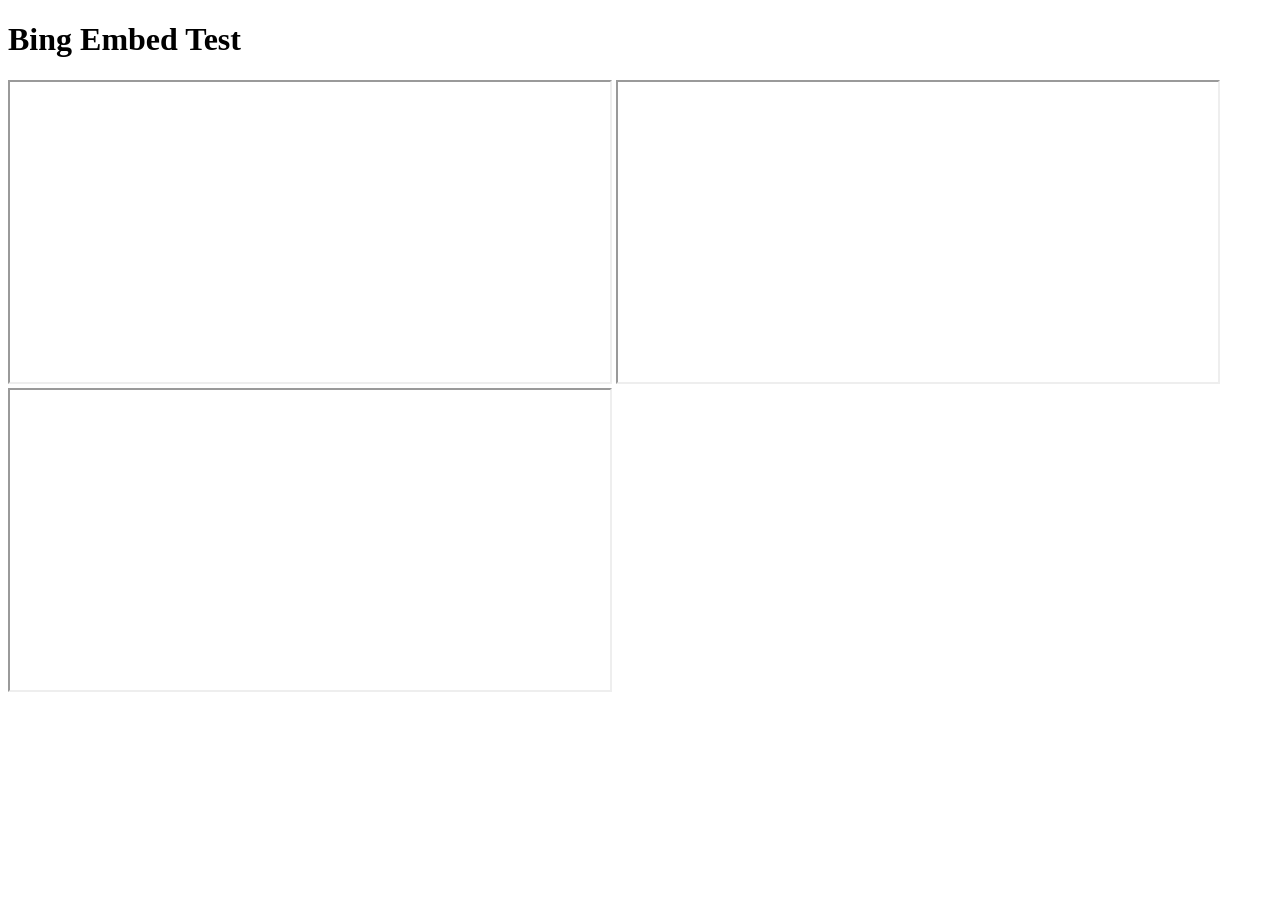
<file: china-trip/bing-test.html>
<!doctype html><html><body><h1>Bing Embed Test</h1>
<iframe src="https://www.bing.com/maps/embed?h=300&w=600&cp=22.3193~114.1694&lvl=11&typ=d&sty=r&src=SHELL&FORM=MBEDV8" width="600" height="300"></iframe>
<iframe src="https://www.bing.com/maps/default.aspx?cp=22.3193~114.1694&lvl=11&style=r&FORM=MBEDV8" width="600" height="300"></iframe>
<iframe src="https://www.bing.com/maps/default.aspx?where1=Hong%20Kong&lvl=11&style=r&FORM=MBEDLD" width="600" height="300"></iframe>
</body></html>
</file>
<file: styles.css>
:root {
  --bg: #f4f7fc;
  --surface: #ffffff;
  --text: #0b1220;
  --muted: #4b5563;
  --primary: #1d4ed8;
  --primary-dark: #1e3a8a;
  --border: #dbe4f2;
  --radius: 16px;
  --shadow: 0 10px 30px rgba(11, 18, 32, 0.08);
}

* { box-sizing: border-box; }
body {
  margin: 0;
  font-family: "Segoe UI", Inter, Arial, sans-serif;
  color: var(--text);
  background: linear-gradient(180deg, #f8fbff 0%, #eef4ff 35%, var(--bg) 100%);
}

.container { width: min(1120px, 92%); margin: 0 auto; }

header {
  position: sticky;
  top: 0;
  z-index: 20;
  backdrop-filter: blur(8px);
  background: rgba(255,255,255,0.88);
  border-bottom: 1px solid var(--border);
}
.nav {
  display: flex; align-items: center; justify-content: space-between;
  padding: 12px 0;
}
.nav img { height: 44px; }
.nav-links { display: flex; gap: 18px; align-items: center; }
.nav-links a { color: var(--text); text-decoration: none; font-weight: 600; }
.btn {
  display: inline-block; border: none; cursor: pointer;
  background: var(--primary); color: white; padding: 12px 18px;
  border-radius: 999px; font-weight: 700; text-decoration: none;
}
.btn.secondary { background: #0b1220; }

.hero {
  padding: 70px 0 40px;
}
.hero-grid { display: grid; gap: 24px; grid-template-columns: 1.1fr .9fr; align-items: stretch; }
.card {
  background: var(--surface); border: 1px solid var(--border);
  border-radius: var(--radius); box-shadow: var(--shadow);
}
.hero-copy { padding: 34px; }
.hero h1 { font-size: clamp(2rem, 4vw, 3rem); margin: 0 0 14px; line-height: 1.1; }
.hero p { color: var(--muted); font-size: 1.05rem; }
.kpis { display: flex; gap: 12px; margin-top: 20px; flex-wrap: wrap; }
.kpi { background: #eef4ff; color: #1f2937; padding: 10px 14px; border-radius: 999px; font-weight: 600; }
.ai-graphic-card {
  border-radius: var(--radius);
  height: 100%;
  min-height: 290px;
  display: grid;
  place-items: center;
  padding: 18px;
  text-align: center;
  background: radial-gradient(circle at top right, #dbeafe, #f8fbff 55%);
}

.ai-graphic {
  width: 100%;
  max-width: 420px;
  height: auto;
  border-radius: 12px;
}

section { padding: 24px 0 42px; }
.section-title { font-size: 1.8rem; margin-bottom: 8px; }
.section-sub { color: var(--muted); margin-top: 0; }

.grid-3 { display: grid; grid-template-columns: repeat(3, 1fr); gap: 18px; }
.service { padding: 24px; }
.service h3 { margin-top: 0; }
.price-tag { margin-top: 12px; display: inline-block; padding: 8px 12px; border-radius: 999px; background: #e0edff; color: #1e3a8a; font-weight: 700; }

.split { display: grid; grid-template-columns: 1fr 1fr; gap: 18px; }
.block { padding: 24px; }

form { display: grid; gap: 12px; }
input, textarea, select {
  width: 100%; border: 1px solid var(--border); border-radius: 12px;
  padding: 11px 12px; font: inherit;
}
textarea { min-height: 110px; }
small.muted, .muted { color: var(--muted); }

footer {
  margin-top: 30px;
  border-top: 1px solid var(--border);
  background: #fff;
  padding: 24px 0;
}
.footer-links { display: flex; gap: 14px; flex-wrap: wrap; }
.footer-links a { color: var(--primary-dark); }

@media (max-width: 900px) {
  .hero-grid, .grid-3, .split { grid-template-columns: 1fr; }
  .nav-links { display: none; }
}
</file>
<file: mandarin-trainer/style.css>
:root {
  --bg: #0f172a;
  --panel: #111827;
  --panel-2: #1f2937;
  --text: #f8fafc;
  --muted: #94a3b8;
  --accent: #22c55e;
  --accent-2: #2563eb;
}

* { box-sizing: border-box; }
body {
  margin: 0;
  background: var(--bg);
  color: var(--text);
  font-family: Inter, Segoe UI, Arial, sans-serif;
}

.app {
  display: grid;
  grid-template-columns: 240px 1fr;
  min-height: 100vh;
}

.levels-panel {
  background: var(--panel);
  border-right: 1px solid #334155;
  padding: 16px;
  position: sticky;
  top: 0;
  height: 100vh;
  overflow-y: auto;
}
.levels-panel h2 { margin-top: 8px; font-size: 20px; }
.levels { display: grid; gap: 8px; }
.level-btn {
  border: 1px solid #334155;
  background: #0b1220;
  color: var(--text);
  border-radius: 10px;
  padding: 10px;
  text-align: left;
  cursor: pointer;
}
.level-btn.active { background: var(--accent-2); border-color: #60a5fa; }

.main-panel { padding: 14px 20px 24px; }
.top-tabs { display: flex; gap: 10px; margin-bottom: 16px; }
.tab {
  background: var(--panel-2);
  color: var(--text);
  border: 1px solid #334155;
  border-radius: 10px;
  padding: 10px 14px;
  cursor: pointer;
}
.tab.active { background: #1d4ed8; border-color: #60a5fa; }

.content {
  background: #0b1220;
  border: 1px solid #334155;
  border-radius: 12px;
  padding: 16px;
}

.meta-row {
  display: flex;
  justify-content: space-between;
  color: var(--muted);
  font-size: 14px;
  margin-bottom: 14px;
}

.flash-card {
  perspective: 1000px;
  width: min(560px, 100%);
  margin: 0 auto;
}
.flash-inner {
  position: relative;
  width: 100%;
  height: 420px;
  transform-style: preserve-3d;
  transition: transform 0.6s;
}
.flash-inner.flipped { transform: rotateY(180deg); }
.flash-face {
  position: absolute;
  inset: 0;
  backface-visibility: hidden;
  border-radius: 14px;
  border: 1px solid #475569;
  background: #0f172a;
  padding: 16px;
  display: grid;
  place-items: center;
  text-align: center;
}
.flash-back { transform: rotateY(180deg); }
.flash-main-img { width: 100%; height: 200px; object-fit: cover; border-radius: 10px; }
.flash-small-img { width: 140px; height: 96px; object-fit: cover; border-radius: 8px; margin-bottom: 10px; }
.flash-en { font-size: 22px; color: #e2e8f0; margin: 6px 0; text-transform: capitalize; }
.cn { font-size: 38px; margin: 8px 0 4px; }
.py { font-size: 20px; color: #cbd5e1; margin: 0 0 10px; }
.speaker {
  font-size: 26px;
  background: #1e293b;
  border: 1px solid #64748b;
  border-radius: 999px;
  width: 48px;
  height: 48px;
  cursor: pointer;
}

.kumon-card, .listen-card, .quiz-card {
  max-width: 760px;
  margin: 0 auto;
  border: 1px solid #475569;
  border-radius: 14px;
  padding: 18px;
  background: #0f172a;
}
.kumon-sentence {
  background: #111827;
  border: 1px solid #334155;
  border-radius: 10px;
  padding: 10px;
  margin: 10px 0;
  display: grid;
  grid-template-columns: 180px 1fr auto;
  gap: 12px;
  align-items: center;
}
.kumon-img {
  width: 140px;
  height: 90px;
  object-fit: cover;
  border-radius: 8px;
  border: 1px solid #475569;
}
.kumon-text { min-width: 0; }
.kumon-english {
  font-size: 17px;
  color: #e2e8f0;
  margin-bottom: 4px;
}
.kumon-chinese {
  font-size: 30px;
  color: #f8fafc;
  line-height: 1.2;
}
.kumon-pinyin {
  color: #cbd5e1;
  margin-top: 6px;
  font-size: 15px;
}
.gloss-token {
  border-bottom: 1px dotted #64748b;
  cursor: help;
  margin-right: 4px;
}
.kumon-speaker { justify-self: end; }

.listen-question { font-size: 24px; margin-bottom: 12px; }
.answer-btn {
  width: 100%; text-align: left; margin-top: 8px;
  padding: 12px; border-radius: 10px;
  border: 1px solid #334155; background: #111827; color: var(--text);
  cursor: pointer;
}
.answer-btn.correct { border-color: #22c55e; background: #052e16; }
.answer-btn.wrong { border-color: #ef4444; background: #450a0a; }

.slide-check {
  max-width: 760px;
  margin: 12px auto 0;
  border: 1px solid #334155;
  border-radius: 10px;
  background: #0b1220;
  padding: 10px;
  display: flex;
  align-items: center;
  gap: 10px;
  flex-wrap: wrap;
}
.slide-check-label { color: #cbd5e1; }
.slide-check-btn {
  border: 1px solid #475569;
  background: #111827;
  color: #f8fafc;
  border-radius: 8px;
  padding: 8px 10px;
  cursor: pointer;
}
.slide-check-state {
  color: #93c5fd;
  margin-left: auto;
}

.review-later-wrap {
  max-width: 760px;
  margin: 10px auto 0;
  display: flex;
  justify-content: flex-end;
}
.review-later-label {
  display: inline-flex;
  align-items: center;
  gap: 8px;
  color: #e2e8f0;
  background: #0b1220;
  border: 1px solid #334155;
  border-radius: 8px;
  padding: 6px 10px;
}

.controls { display: flex; justify-content: center; gap: 12px; margin-top: 14px; }
.controls button {
  padding: 10px 16px;
  border-radius: 10px;
  border: 1px solid #334155;
  background: #1f2937;
  color: white;
  cursor: pointer;
}
.controls button:disabled { opacity: .4; cursor: not-allowed; }

.hidden { display: none !important; }
.review-item {
  border: 1px solid #334155;
  border-radius: 10px;
  padding: 10px;
  margin: 10px 0;
  background: #111827;
  display: grid;
  grid-template-columns: 140px 1fr auto;
  gap: 12px;
  align-items: center;
}
.review-item-img {
  width: 140px;
  height: 90px;
  object-fit: cover;
  border-radius: 8px;
  border: 1px solid #475569;
}
.review-item-title { color: #94a3b8; font-size: 13px; margin-bottom: 4px; }
.review-item-cn { font-size: 26px; }
.review-item-py { color: #cbd5e1; }
.review-item-actions { display: flex; align-items: center; gap: 10px; }
.quiz-option { display: block; margin: 8px 0; }
.quiz-option-image {
  border: 1px solid #334155;
  border-radius: 10px;
  padding: 8px;
  background: #111827;
}
.quiz-answer-img {
  width: 150px;
  height: 96px;
  object-fit: cover;
  border-radius: 8px;
  border: 1px solid #475569;
  margin-left: 8px;
  vertical-align: middle;
}
.quiz-audio-prompt { margin-bottom: 4px; }
.quiz-actions { display: flex; gap: 10px; margin-top: 14px; }
.score { font-size: 22px; color: #86efac; }

@media (max-width: 900px) {
  .app { grid-template-columns: 1fr; }
  .levels-panel { position: static; height: auto; }
  .levels { grid-template-columns: repeat(5, minmax(0,1fr)); }
}
</file>
